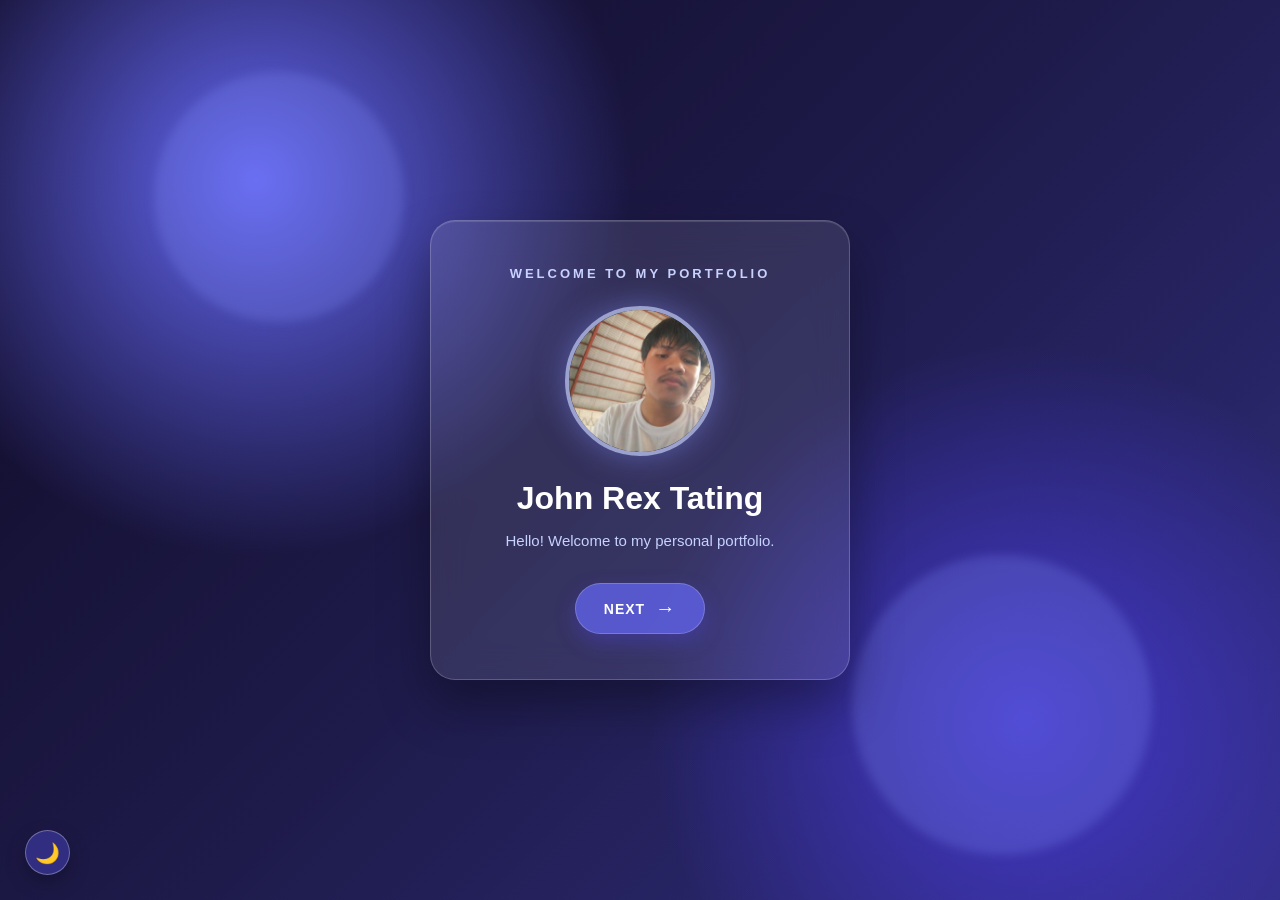
<file: index.html>
<!DOCTYPE html>
<html lang="en">
<head>
    <meta charset="UTF-8">
    <meta name="viewport" content="width=device-width, initial-scale=1.0">
    <title>My Portfolio</title>
    <link rel="stylesheet" href="style.css">
    <link rel="icon" type="image/png" href="pictures/Logo.png">
</head>
<body>
    <div class="background">
        <div class="glass-card">
            <p class="welcome">
                WELCOME TO MY PORTFOLIO
            </p>
            <img src="pictures/profile.jpg"
                 alt="Profile Picture"
                 class="profile">
            <h1>
                John Rex Tating
            </h1>
            <p class="intro">
                Hello! Welcome to my personal portfolio.
            </p>
            <a href="home.html" class="next-btn">
                NEXT
                <span>→</span>
            </a>
        </div>
    </div>

    <button class="theme-btn" type="button" aria-label="Switch to light mode" title="Toggle light/dark mode">🌙</button>
    <button class="top-btn" type="button" aria-label="Back to top" title="Back to top">↑</button>
    <script src="script.js"></script>
</body>
</html>
</file>
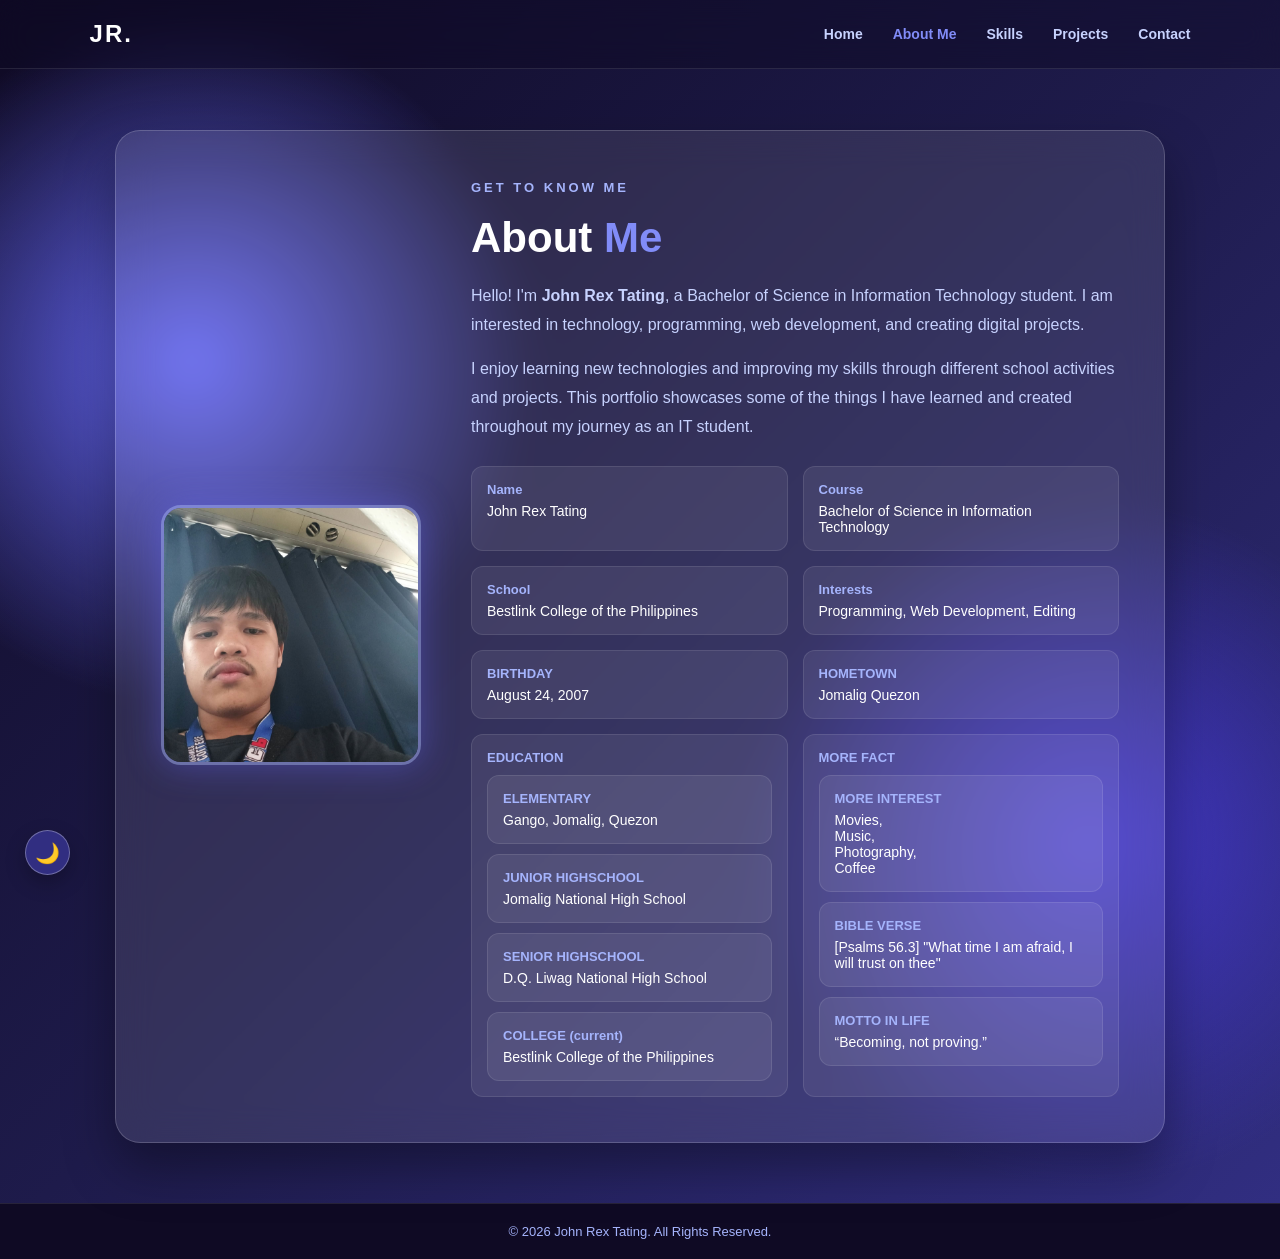
<file: about.html>
<!DOCTYPE html>
<html lang="en">
<head>
    <meta charset="UTF-8">
    <meta name="viewport" content="width=device-width, initial-scale=1.0">
    <title>About Me | My Portfolio</title>
    <link rel="stylesheet" href="style.css">
    <link rel="icon" type="image/png" href="pictures/Logo.png">
</head>
<body>
    <!-- NAVIGATION -->
    <header class="navbar">
        <div class="logo">
            JR.
        </div>
        <nav>
            <a href="home.html">Home</a>
            <a href="about.html" class="active">About Me</a>
            <a href="skills.html">Skills</a>
            <a href="projects.html">Projects</a>
            <a href="contact.html">Contact</a>
        </nav>
    </header>
    <!-- ABOUT PAGE -->
    <main class="about-page">
        <div class="about-card">
            <div class="about-image">
                <img src="pictures/aboutpic.jpg"
                     alt="John Rex Tating">
            </div>
            <div class="about-content">
                <p class="small-text">
                    GET TO KNOW ME
                </p>
                <h1>
                    About <span>Me</span>
                </h1>
                <p>
                    Hello! I'm <strong>John Rex Tating</strong>, a Bachelor
                    of Science in Information Technology student. I am
                    interested in technology, programming, web development,
                    and creating digital projects.
                </p>
                <p>
                    I enjoy learning new technologies and improving my
                    skills through different school activities and projects.
                    This portfolio showcases some of the things I have
                    learned and created throughout my journey as an IT student.
                </p>
                <div class="info-box">
                    <div class="info-item">
                        <h3>
                            Name
                        </h3>
                        <p>
                            John Rex Tating
                        </p>
                    </div>
                    <div class="info-item">
                        <h3>
                            Course
                        </h3>
                        <p>
                            Bachelor of Science in Information Technology
                        </p>
                    </div>
                    <div class="info-item">
                        <h3>
                            School
                        </h3>
                        <p>
                            Bestlink College of the Philippines
                        </p>
                    </div>
                    <div class="info-item">
                        <h3>
                            Interests
                        </h3>
                        <p>
                            Programming, Web Development, Editing
                        </p>
                    </div>
                    <div class="info-item">
                        <h3>
                            BIRTHDAY
                        </h3>
                        <p>
                            August 24, 2007
                        </p>
                    </div>
                    <div class="info-item">
                        <h3>
                            HOMETOWN
                        </h3>
                        <p>
                            Jomalig Quezon
                        </p>
                    </div>
                    <div class="info-item">
                        <h3>EDUCATION</h3>
                        <div class="info-educ">
                            <h3>
                            ELEMENTARY
                        </h3>
                        <p>
                            Gango, Jomalig, Quezon
                        </p>
                        </div>
                        <div class="info-educ">
                            <h3>
                            JUNIOR HIGHSCHOOL
                        </h3>
                        <p>
                            Jomalig National High School
                        </p>
                        </div>
                        <div class="info-educ">
                            <h3>
                            SENIOR HIGHSCHOOL
                        </h3>
                        <p>
                            D.Q. Liwag National High School
                        </p>
                        </div>
                        <div class="info-educ">
                            <h3>
                            COLLEGE (current)
                        </h3>
                        <p>
                            Bestlink College of the Philippines
                        </p>
                        </div>
                    </div> <!--          acjildhwsgvfchuhgdwsvfci-->
                    <div class="info-item">
                        <h3>MORE FACT</h3>
                        <div class="info-educ">
                            <h3>
                            MORE INTEREST
                        </h3>
                        <p>
                            Movies,<br> Music,<br> Photography,<br> Coffee
                        </p>
                        </div>
                        <div class="info-educ">
                            <h3>
                            BIBLE VERSE
                        </h3>
                        <p>
                            [Psalms 56.3] "What time I am afraid, I will trust on thee"
                        </p>
                        </div>
                        <div class="info-educ">
                            <h3>
                            MOTTO IN LIFE
                        </h3>
                        <p>
                            “Becoming, not proving.”
                        </p>
                        </div>
                    </div>
                </div>
            </div>
        </div>
    </main>
    <!-- FOOTER -->
<footer class="footer">
    <p>
        © 2026 John Rex Tating. All Rights Reserved.
    </p>
</footer>


    <button class="theme-btn" type="button" aria-label="Switch to light mode" title="Toggle light/dark mode">🌙</button>
    <button class="top-btn" type="button" aria-label="Back to top" title="Back to top">↑</button>
    <script src="script.js"></script>
</body>
</html>
</file>
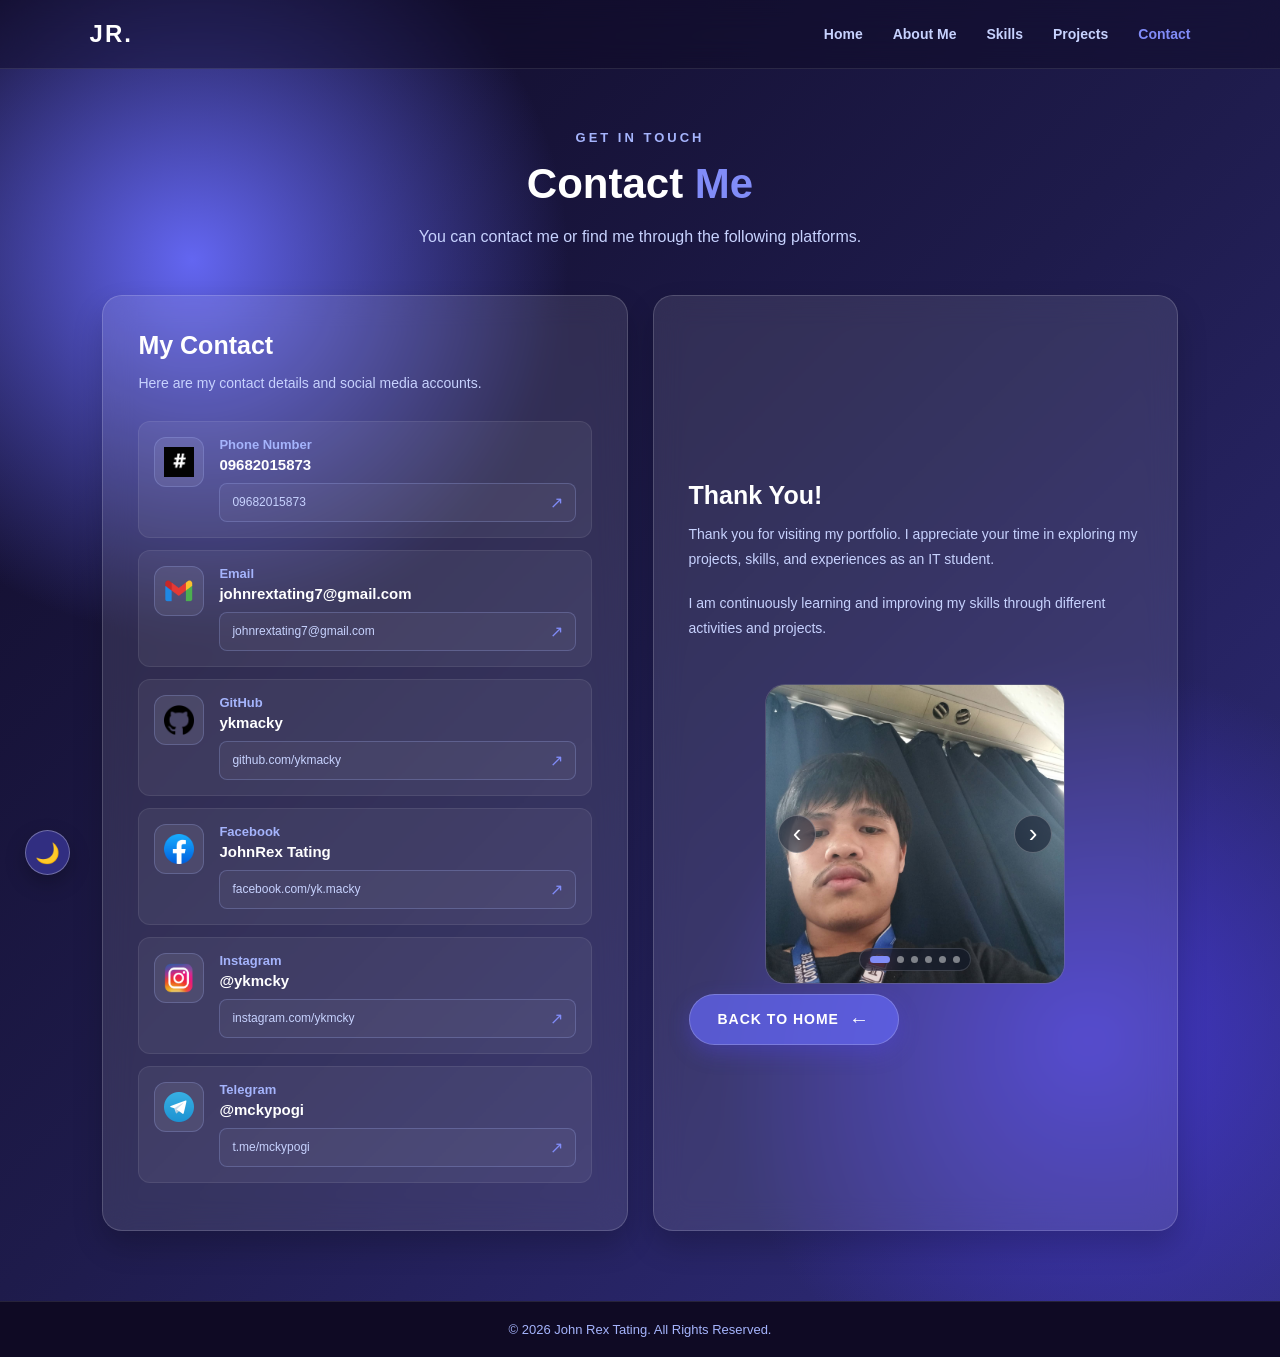
<file: contact.html>
<!DOCTYPE html>
<html lang="en">
<head>
    <meta charset="UTF-8">
    <meta name="viewport" content="width=device-width, initial-scale=1.0">
    <title>Contact | My Portfolio</title>
    <link rel="stylesheet" href="style.css">
    <link rel="icon" type="image/png" href="pictures/Logo.png">
</head>
<body>
    <!-- NAVIGATION -->
    <header class="navbar">
        <div class="logo">
            JR.
        </div>
        <nav>
            <a href="home.html">Home</a>
            <a href="about.html">About Me</a>
            <a href="skills.html">Skills</a>
            <a href="projects.html">Projects</a>
            <a href="contact.html" class="active">Contact</a>
        </nav>
    </header>
    <!-- CONTACT PAGE -->
    <main class="contact-page">
        <div class="contact-container">
            <p class="small-text">
                GET IN TOUCH
            </p>
            <h1>
                Contact <span>Me</span>
            </h1>
            <p class="contact-intro">
                You can contact me or find me through the
                following platforms.
            </p>
            <div class="contact-content">
                <!-- CONTACT INFORMATION -->
                <div class="contact-card">
                    <h2>
                        My Contact
                    </h2>
                    <p class="contact-text">
                        Here are my contact details and social
                        media accounts.
                    </p>
                    <!-- PHONE -->
                    <div class="contact-item">
                        <div class="contact-icon">
                            <img src="pictures/hashtag.jpg"
                                 alt="Phone Logo">
                        </div>
                        <div class="contact-details">
                            <h3>
                                Phone Number
                            </h3>
                            <p class="contact-name">
                                09682015873
                            </p>
                            <a href="tel:09682015873" class="contact-link">
    09682015873 <span>↗</span>
</a>
                        </div>
                    </div>
                    <!-- EMAIL -->
                    <div class="contact-item">
                        <div class="contact-icon">
                            <img src="pictures/gmail.png"
                                 alt="Email Logo">
                        </div>
                        <div class="contact-details">
                            <h3>
                                Email
                            </h3>
                            <p class="contact-name">
                                johnrextating7@gmail.com
                            </p>
                            <a href="mailto:johnrextating7@gmail.com" class="contact-link">
    johnrextating7@gmail.com <span>↗</span>
</a>
                        </div>
                    </div>
                    <!-- GITHUB -->
                    <div class="contact-item">
                        <div class="contact-icon">
                            <img src="pictures/github.png"
                                 alt="GitHub Logo">
                        </div>
                        <div class="contact-details">
                            <h3>
                                GitHub
                            </h3>
                            <p class="contact-name">
                                ykmacky
                            </p>
                            <a href="https://github.com/ykmacky"
                               target="_blank"
                               class="contact-link">
                                github.com/ykmacky
                                <span>↗</span>
                            </a>
                        </div>
                    </div>
                    <!-- FACEBOOK -->
                    <div class="contact-item">
                        <div class="contact-icon">
                            <img src="pictures/fb.png"
                                 alt="Facebook Logo">
                        </div>
                        <div class="contact-details">
                            <h3>
                                Facebook
                            </h3>
                            <p class="contact-name">
                                JohnRex Tating
                            </p>
                            <a href="https://facebook.com/yk.macky"
                               target="_blank"
                               class="contact-link">
                                facebook.com/yk.macky
                                <span>↗</span>
                            </a>
                        </div>
                    </div>
                    <!-- INSTAGRAM -->
                    <div class="contact-item">
                        <div class="contact-icon">
                            <img src="pictures/ig.png"
                                 alt="Instagram Logo">
                        </div>
                        <div class="contact-details">
                            <h3>
                                Instagram
                            </h3>
                            <p class="contact-name">
                                @ykmcky
                            </p>
                            <a href="https://www.instagram.com/ykmcky"
                               target="_blank"
                               class="contact-link">
                                instagram.com/ykmcky
                                <span>↗</span>
                            </a>
                        </div>
                    </div>
                    <!-- TELEGRAM -->
                    <div class="contact-item">
                        <div class="contact-icon">
                            <img src="pictures/tg.png"
                                 alt="Telegram Logo">
                        </div>
                        <div class="contact-details">
                            <h3>
                                Telegram
                            </h3>
                            <p class="contact-name">
                                @mckypogi
                            </p>
                            <a href="https://t.me/mckypogi"
                               target="_blank"
                               class="contact-link">
                                t.me/mckypogi
                                <span>↗</span>
                            </a>
                        </div>
                    </div>
                </div>
                <!-- THANK YOU CARD -->
<div class="contact-card message-card">
    <h2>
        Thank You!
    </h2>
    <p>
        Thank you for visiting my portfolio.
        I appreciate your time in exploring my
        projects, skills, and experiences as
        an IT student.
    </p>
    <p>
        I am continuously learning and improving
        my skills through different activities
        and projects.
    </p>
    <!-- IMAGE SLIDESHOW -->
    <div class="about-slideshow contact-slideshow">
        <img src="pictures/aboutpic.jpg"
             alt="John Rex Tating"
             class="about-slide active">
        <img src="pictures/aboutpic2.jpg"
             alt="John Rex Tating"
             class="about-slide">
        <img src="pictures/aboutpic3.jpg"
             alt="John Rex Tating"
             class="about-slide">
        <img src="pictures/aboutpic4.jpg"
             alt="John Rex Tating"
             class="about-slide">
        <img src="pictures/aboutpic5.jpg"
             alt="John Rex Tating"
             class="about-slide">
        <img src="pictures/aboutpic6.jpg"
             alt="John Rex Tating"
             class="about-slide">
        <!-- PREVIOUS BUTTON -->
        <button class="about-slide-btn about-prev"
                onclick="changeAboutSlide(-1)">
            ‹
        </button>
        <!-- NEXT BUTTON -->
        <button class="about-slide-btn about-next"
                onclick="changeAboutSlide(1)">
            ›
        </button>
        <!-- DOTS -->
        <div class="about-slide-dots">
            <span class="about-dot active"
                  onclick="showAboutSlide(0)">
            </span>
            <span class="about-dot"
                  onclick="showAboutSlide(1)">
            </span>
            <span class="about-dot"
                  onclick="showAboutSlide(2)">
            </span>
            <span class="about-dot"
                  onclick="showAboutSlide(3)">
            </span>
            <span class="about-dot"
                  onclick="showAboutSlide(4)">
            </span>
            <span class="about-dot"
                  onclick="showAboutSlide(5)">
            </span>
        </div>
    </div>
    <!-- BACK TO HOME -->
    <a href="home.html" class="next-btn">
        BACK TO HOME
        <span>←</span>
    </a>
</div>
    </main>
    <!-- FOOTER -->
    <footer class="footer">
        <p>
            © 2026 John Rex Tating. All Rights Reserved.
        </p>
    </footer>

    <button class="theme-btn" type="button" aria-label="Switch to light mode" title="Toggle light/dark mode">🌙</button>
    <button class="top-btn" type="button" aria-label="Back to top" title="Back to top">↑</button>
    <script src="script.js"></script>
</body>
</html>
</file>
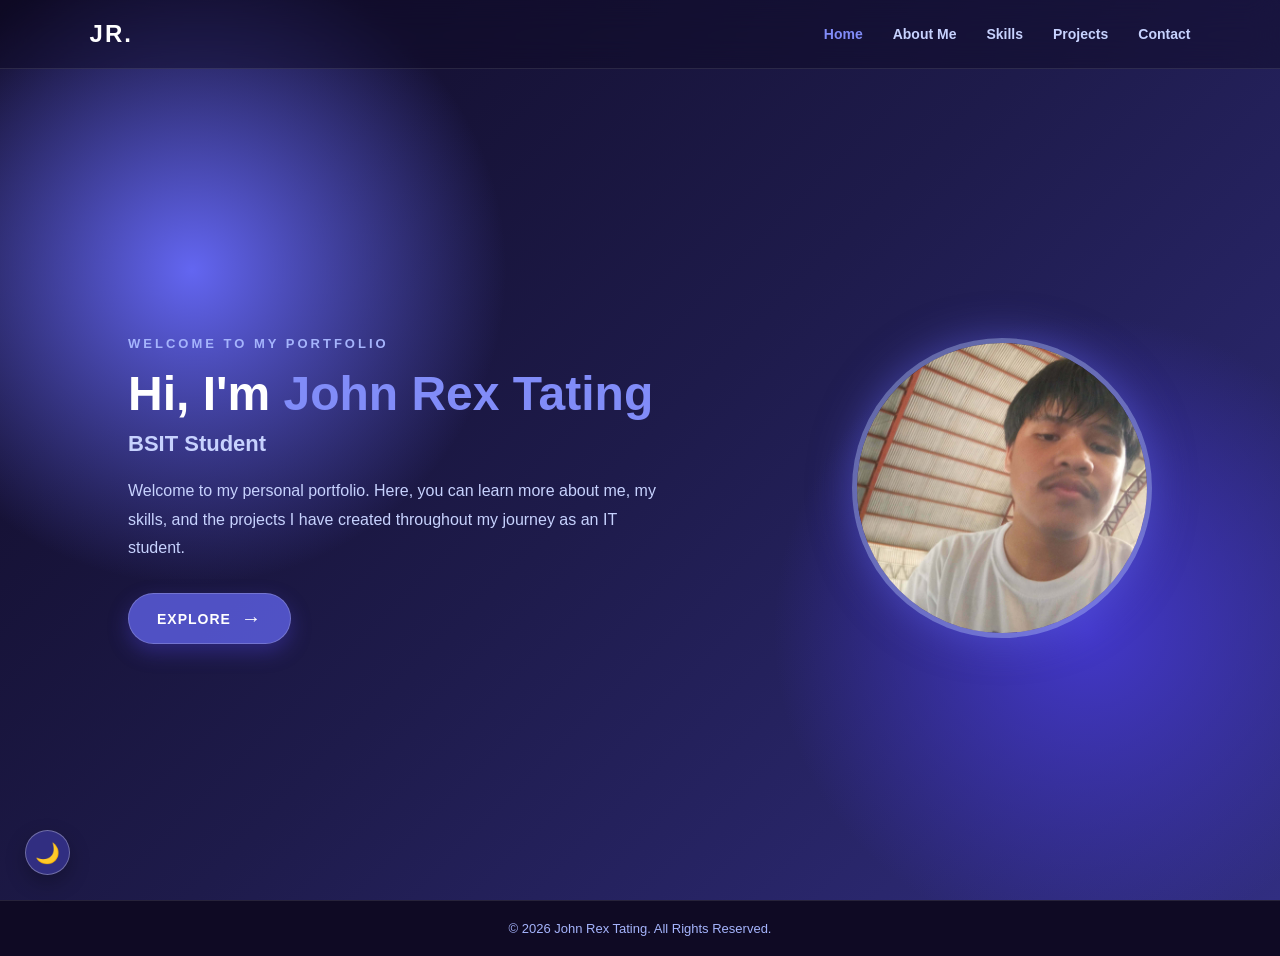
<file: home.html>
<!DOCTYPE html>
<html lang="en">
<head>
    <meta charset="UTF-8">
    <meta name="viewport" content="width=device-width, initial-scale=1.0">
    <title>Home | My Portfolio</title>
    <link rel="stylesheet" href="style.css">
    <link rel="icon" type="image/png" href="pictures/Logo.png">
</head>
<body>
    <!-- NAVIGATION -->
    <header class="navbar">
        <div class="logo">
            JR.
        </div>
        <nav>
            <a href="home.html" class="active">Home</a>
            <a href="about.html">About Me</a>
            <a href="skills.html">Skills</a>
            <a href="projects.html">Projects</a>
            <a href="contact.html">Contact</a>
        </nav>
    </header>
    <!-- HOME PAGE -->
    <main class="home">
        <section class="home-content">
            <p class="small-text">
                WELCOME TO MY PORTFOLIO
            </p>
            <h1>
                Hi, I'm <span>John Rex Tating</span>
            </h1>
            <h2>
                BSIT Student
            </h2>
            <p class="description">
                Welcome to my personal portfolio. Here, you can learn
                more about me, my skills, and the projects I have created
                throughout my journey as an IT student.
            </p>
            <a href="about.html" class="next-btn">
                EXPLORE
                <span>→</span>
            </a>
        </section>
        <section class="home-image">
            <img src="pictures/profile.jpg"
                 alt="John Rex Tating">
        </section>
    </main>
    <!-- FOOTER -->
<footer class="footer">
    <p>
        © 2026 John Rex Tating. All Rights Reserved.
    </p>
</footer>

<button class="theme-btn" type="button" aria-label="Switch to light mode" title="Toggle light/dark mode">🌙</button>
<button class="top-btn" type="button" aria-label="Back to top" title="Back to top">↑</button>
    <script src="script.js"></script>
</body>
</html>
</file>
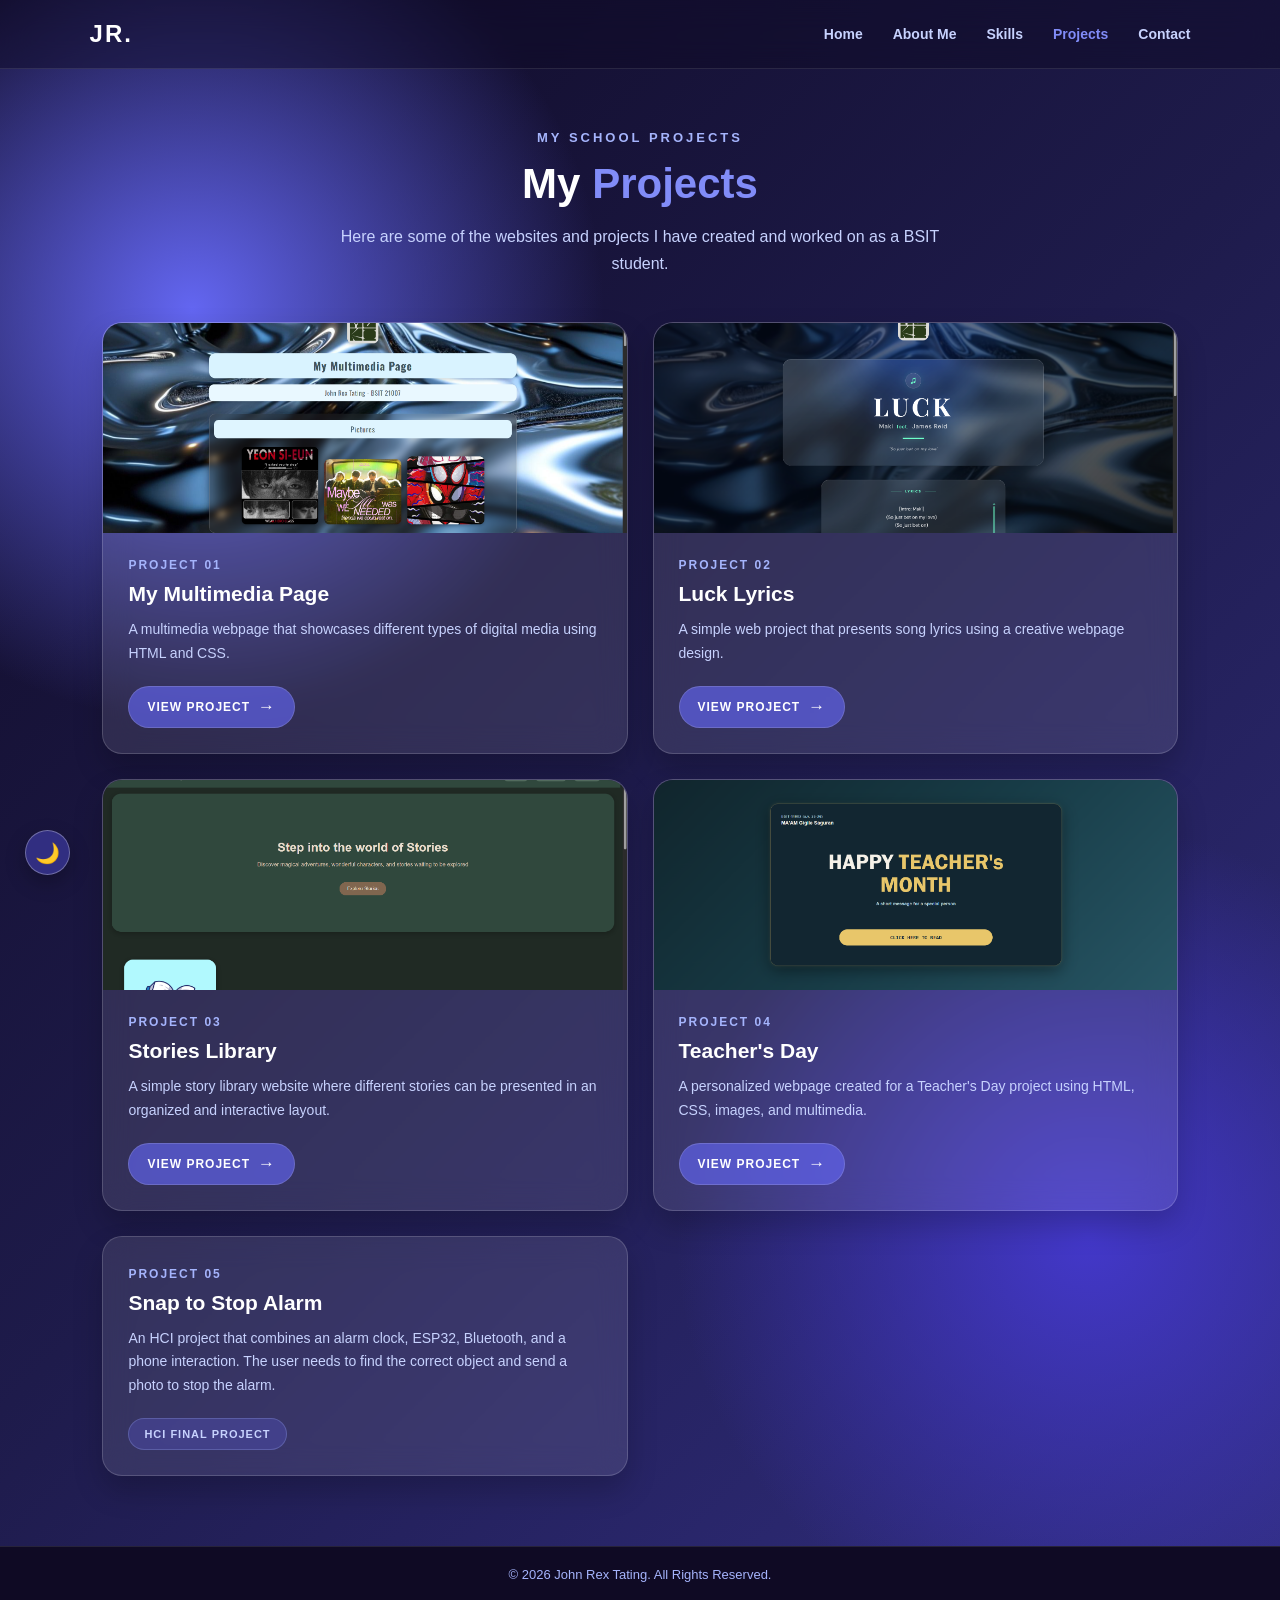
<file: projects.html>
<!DOCTYPE html>
<html lang="en">
<head>
    <meta charset="UTF-8">
    <meta name="viewport" content="width=device-width, initial-scale=1.0">
    <title>Projects | My Portfolio</title>
    <link rel="stylesheet" href="style.css">
    <link rel="icon" type="image/png" href="pictures/Logo.png">
</head>
<body>
    <!-- NAVIGATION -->
    <header class="navbar">
        <div class="logo">JR.</div>
        <nav>
            <a href="home.html">Home</a>
            <a href="about.html">About Me</a>
            <a href="skills.html">Skills</a>
            <a href="projects.html" class="active">Projects</a>
            <a href="contact.html">Contact</a>
        </nav>
    </header>

    <!-- PROJECTS PAGE -->
    <main class="projects-page">
        <div class="projects-container">
            <p class="small-text">MY SCHOOL PROJECTS</p>
            <h1>My <span>Projects</span></h1>
            <p class="projects-intro">Here are some of the websites and projects I have created and worked on as a BSIT student.</p>
            <div class="projects-grid">
                <!-- PROJECT 1 -->
                <div class="project-card">
                    <div class="project-image"><img src="pictures/multi.png" alt="My Multimedia Page"></div>
                    <div class="project-content">
                        <p class="project-number">PROJECT 01</p>
                        <h2>My Multimedia Page</h2>
                        <p>A multimedia webpage that showcases different types of digital media using HTML and CSS.</p>
                        <a href="https://ykmacky.github.io/MyMultimediaPage-Tating/" target="_blank" rel="noopener noreferrer" class="project-btn">VIEW PROJECT <span>→</span></a>
                    </div>
                </div>
                <!-- PROJECT 2 -->
                <div class="project-card">
                    <div class="project-image"><img src="pictures/luck.png" alt="Luck Lyrics"></div>
                    <div class="project-content">
                        <p class="project-number">PROJECT 02</p>
                        <h2>Luck Lyrics</h2>
                        <p>A simple web project that presents song lyrics using a creative webpage design.</p>
                        <a href="https://ykmacky.github.io/luck-lyrics/" target="_blank" rel="noopener noreferrer" class="project-btn">VIEW PROJECT <span>→</span></a>
                    </div>
                </div>
                <!-- PROJECT 3 -->
                <div class="project-card">
                    <div class="project-image"><img src="pictures/book.png" alt="Stories Library"></div>
                    <div class="project-content">
                        <p class="project-number">PROJECT 03</p>
                        <h2>Stories Library</h2>
                        <p>A simple story library website where different stories can be presented in an organized and interactive layout.</p>
                        <a href="https://ykmacky.github.io/stories-library/" target="_blank" rel="noopener noreferrer" class="project-btn">VIEW PROJECT <span>→</span></a>
                    </div>
                </div>
                <!-- PROJECT 4 -->
                <div class="project-card">
                    <div class="project-image"><img src="pictures/TC.png" alt="Teacher's Day Project"></div>
                    <div class="project-content">
                        <p class="project-number">PROJECT 04</p>
                        <h2>Teacher's Day</h2>
                        <p>A personalized webpage created for a Teacher's Day project using HTML, CSS, images, and multimedia.</p>
                        <a href="https://ykmacky.github.io/MAAM-GIGIE/" target="_blank" rel="noopener noreferrer" class="project-btn">VIEW PROJECT <span>→</span></a>
                    </div>
                </div>
                <!-- PROJECT 5 -->
                <div class="project-card no-project-image">
                    <div class="project-content">
                        <p class="project-number">PROJECT 05</p>
                        <h2>Snap to Stop Alarm</h2>
                        <p>An HCI project that combines an alarm clock, ESP32, Bluetooth, and a phone interaction. The user needs to find the correct object and send a photo to stop the alarm.</p>
                        <div class="project-status">HCI FINAL PROJECT</div>
                    </div>
                </div>
            </div>
        </div>
    </main>

    <footer class="footer"><p>© 2026 John Rex Tating. All Rights Reserved.</p></footer>
    <button class="theme-btn" type="button" aria-label="Switch to light mode" title="Toggle light/dark mode">🌙</button>
    <button class="top-btn" type="button" aria-label="Back to top" title="Back to top">↑</button>
    <script src="script.js"></script>
</body>
</html>
</file>
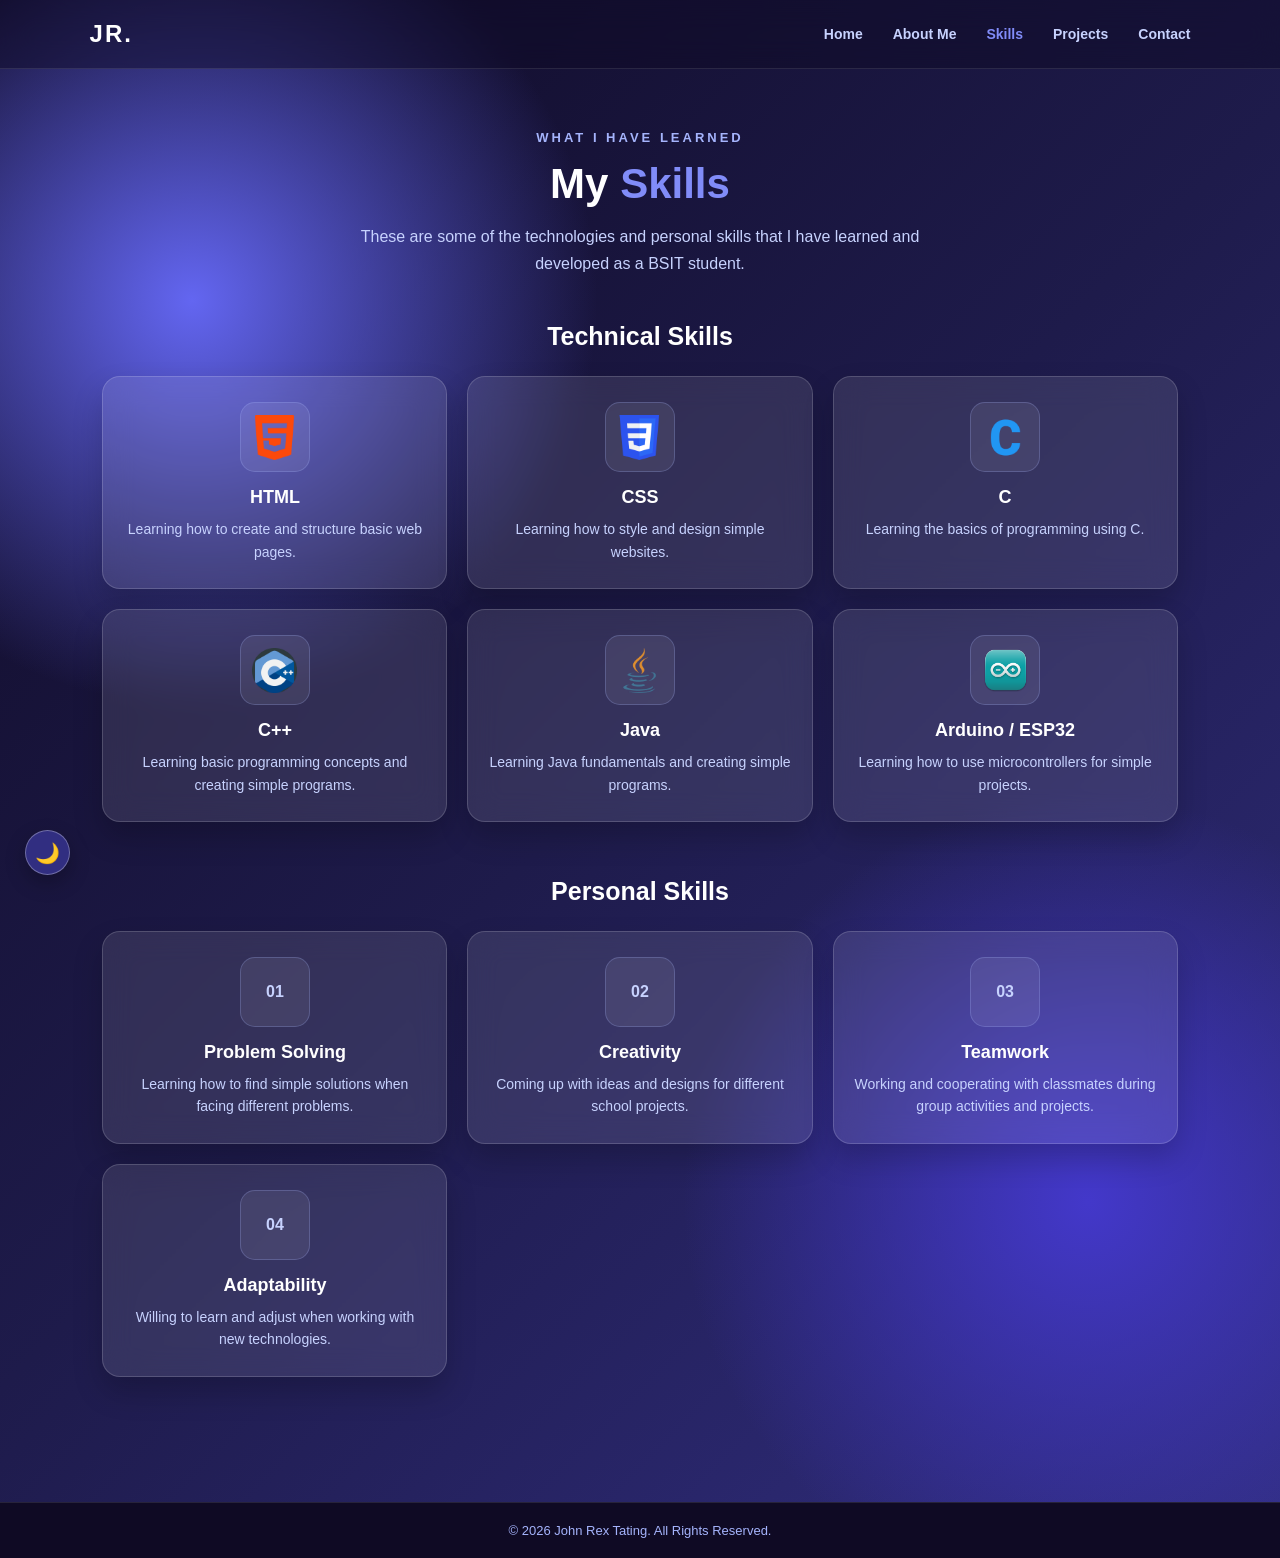
<file: skills.html>
<!DOCTYPE html>
<html lang="en">
<head>
    <meta charset="UTF-8">
    <meta name="viewport" content="width=device-width, initial-scale=1.0">
    <title>Skills | My Portfolio</title>
    <link rel="stylesheet" href="style.css">
    <link rel="icon" type="image/png" href="pictures/Logo.png">
</head>
<body>
    <!-- NAVIGATION -->
    <header class="navbar">
        <div class="logo">
            JR.
        </div>
        <nav>
            <a href="home.html">Home</a>
            <a href="about.html">About Me</a>
            <a href="skills.html" class="active">Skills</a>
            <a href="projects.html">Projects</a>
            <a href="contact.html">Contact</a>
        </nav>
    </header>
    <!-- SKILLS PAGE -->
    <main class="skills-page">
        <div class="skills-container">
            <p class="small-text">
                WHAT I HAVE LEARNED
            </p>
            <h1>
                My <span>Skills</span>
            </h1>
            <p class="skills-intro">
                These are some of the technologies and personal skills
                that I have learned and developed as a BSIT student.
            </p>
            <!-- TECHNICAL SKILLS -->
            <section class="skills-section">
                <h2>
                    Technical Skills
                </h2>
                <div class="skills-grid">
                    <div class="skill-card">
                        <div class="skill-icon">
                            <img src="pictures/html.png"
                                 alt="HTML Logo">
                        </div>
                        <h3>
                            HTML
                        </h3>
                        <p>
                            Learning how to create and structure basic
                            web pages.
                        </p>
                    </div>
                    <div class="skill-card">
                        <div class="skill-icon">
                            <img src="pictures/css.png"
                                 alt="CSS Logo">
                        </div>
                        <h3>
                            CSS
                        </h3>
                        <p>
                            Learning how to style and design simple
                            websites.
                        </p>
                    </div>
                    <div class="skill-card">
                        <div class="skill-icon">
                            <img src="pictures/c.png"
                                 alt="C Logo">
                        </div>
                        <h3>
                            C
                        </h3>
                        <p>
                            Learning the basics of programming
                            using C.
                        </p>
                    </div>
                    <div class="skill-card">
                        <div class="skill-icon">
                            <img src="pictures/plusc.png"
                                 alt="C++ Logo">
                        </div>
                        <h3>
                            C++
                        </h3>
                        <p>
                            Learning basic programming concepts
                            and creating simple programs.
                        </p>
                    </div>
                    <div class="skill-card">
                        <div class="skill-icon">
                            <img src="pictures/java.png"
                                 alt="Java Logo">
                        </div>
                        <h3>
                            Java
                        </h3>
                        <p>
                            Learning Java fundamentals and creating
                            simple programs.
                        </p>
                    </div>
                    <div class="skill-card">
                        <div class="skill-icon">
                            <img src="pictures/arduino.png"
                                 alt="Arduino Logo">
                        </div>
                        <h3>
                            Arduino / ESP32
                        </h3>
                        <p>
                            Learning how to use microcontrollers
                            for simple projects.
                        </p>
                    </div>
                </div>
            </section>
            <!-- PERSONAL SKILLS -->
            <section class="skills-section">
                <h2>
                    Personal Skills
                </h2>
                <div class="skills-grid">
                    <div class="skill-card">
                        <div class="skill-icon">
                            <span>01</span>
                        </div>
                        <h3>
                            Problem Solving
                        </h3>
                        <p>
                            Learning how to find simple solutions
                            when facing different problems.
                        </p>
                    </div>
                    <div class="skill-card">
                        <div class="skill-icon">
                            <span>02</span>
                        </div>
                        <h3>
                            Creativity
                        </h3>
                        <p>
                            Coming up with ideas and designs for
                            different school projects.
                        </p>
                    </div>
                    <div class="skill-card">
                        <div class="skill-icon">
                            <span>03</span>
                        </div>
                        <h3>
                            Teamwork
                        </h3>
                        <p>
                            Working and cooperating with classmates
                            during group activities and projects.
                        </p>
                    </div>
                    <div class="skill-card">
                        <div class="skill-icon">
                            <span>04</span>
                        </div>
                        <h3>
                            Adaptability
                        </h3>
                        <p>
                            Willing to learn and adjust when working
                            with new technologies.
                        </p>
                    </div>
                </div>
            </section>
        </div>
    </main>
    <!-- FOOTER -->
<footer class="footer">
    <p>
        © 2026 John Rex Tating. All Rights Reserved.
    </p>
</footer>


    <button class="theme-btn" type="button" aria-label="Switch to light mode" title="Toggle light/dark mode">🌙</button>
    <button class="top-btn" type="button" aria-label="Back to top" title="Back to top">↑</button>
    <script src="script.js"></script>
</body>
</html>
</file>
<file: style.css>
* {
    margin: 0;
    padding: 0;
    box-sizing: border-box;
}
html {
    scroll-behavior: smooth;
}
body {
    font-family: Arial, Helvetica, sans-serif;
    min-height: 100vh;
    margin: 0;
}
/* ========================================
   OPENING PAGE
======================================== */
.background {
    min-height: 100vh;
    display: flex;
    justify-content: center;
    align-items: center;
    background:
        radial-gradient(
            circle at 20% 20%,
            #6366f1 0%,
            transparent 30%
        ),
        radial-gradient(
            circle at 80% 80%,
            #4338ca 0%,
            transparent 30%
        ),
        linear-gradient(
            135deg,
            #0f0a24,
            #1e1b4b,
            #312e81
        );
    position: relative;
}
.background::before,
.background::after {
    content: "";
    position: absolute;
    border-radius: 50%;
    background:
        rgba(129, 140, 248, 0.25);
    filter: blur(5px);
}
.background::before {
    width: 250px;
    height: 250px;
    top: 8%;
    left: 12%;
}
.background::after {
    width: 300px;
    height: 300px;
    bottom: 5%;
    right: 10%;
}
.glass-card {
    width: 420px;
    padding: 45px 35px;
    text-align: center;
    background:
        rgba(255, 255, 255, 0.10);
    border:
        1px solid rgba(255, 255, 255, 0.20);
    border-radius: 25px;
    backdrop-filter: blur(18px);
    -webkit-backdrop-filter: blur(18px);
    box-shadow:
        0 25px 50px rgba(0, 0, 0, 0.35),
        inset 0 1px 1px rgba(255, 255, 255, 0.15);
    position: relative;
    z-index: 1;
}
.welcome {
    color: #c7d2fe;
    font-size: 13px;
    font-weight: bold;
    letter-spacing: 3px;
    margin-bottom: 25px;
}
.profile {
    width: 150px;
    height: 150px;
    object-fit: cover;
    border-radius: 50%;
    border:
        4px solid rgba(199, 210, 254, 0.7);
    box-shadow:
        0 0 30px rgba(129, 140, 248, 0.5);
    margin-bottom: 20px;
}
h1 {
    color: white;
    font-size: 32px;
    margin-bottom: 12px;
}
.intro {
    color: #c7d2fe;
    font-size: 15px;
    line-height: 1.6;
    margin-bottom: 30px;
}
/* ========================================
   BUTTONS
======================================== */
.next-btn {
    display: inline-flex;
    align-items: center;
    justify-content: center;
    gap: 10px;
    padding: 13px 28px;
    color: white;
    text-decoration: none;
    font-size: 14px;
    font-weight: bold;
    letter-spacing: 1px;
    background:
        rgba(99, 102, 241, 0.75);
    border:
        1px solid rgba(255, 255, 255, 0.2);
    border-radius: 30px;
    transition: 0.3s ease;
    box-shadow:
        0 8px 20px rgba(79, 70, 229, 0.35);
}
.next-btn:hover {
    background: #6366f1;
    transform: translateY(-3px);
    box-shadow:
        0 12px 25px rgba(99, 102, 241, 0.5);
}
.next-btn span {
    font-size: 20px;
    transition: 0.3s ease;
}
.next-btn:hover span {
    transform: translateX(5px);
}
/* ========================================
   NAVIGATION
======================================== */
.navbar {
    width: 100%;
    padding: 20px 7%;
    display: flex;
    align-items: center;
    justify-content: space-between;
    background:
        rgba(15, 10, 36, 0.45);
    border-bottom:
        1px solid rgba(255, 255, 255, 0.1);
    backdrop-filter: blur(15px);
    -webkit-backdrop-filter: blur(15px);
    position: fixed;
    top: 0;
    left: 0;
    z-index: 10;
}
.logo {
    color: white;
    font-size: 24px;
    font-weight: bold;
    letter-spacing: 2px;
}
.navbar nav {
    display: flex;
    gap: 30px;
}
.navbar nav a {
    color: #c7d2fe;
    text-decoration: none;
    font-size: 14px;
    font-weight: bold;
    transition: 0.3s ease;
}
.navbar nav a:hover,
.navbar nav a.active {
    color: #818cf8;
}
/* ========================================
   HOME
======================================== */
.home {
    min-height: 100vh;
    padding: 140px 10% 60px;
    display: flex;
    align-items: center;
    justify-content: space-between;
    gap: 60px;
    background:
        radial-gradient(
            circle at 15% 30%,
            #6366f1 0%,
            transparent 25%
        ),
        radial-gradient(
            circle at 85% 70%,
            #4338ca 0%,
            transparent 25%
        ),
        linear-gradient(
            135deg,
            #0f0a24,
            #1e1b4b,
            #312e81
        );
}
.home-content {
    max-width: 600px;
}
.small-text {
    color: #a5b4fc;
    font-size: 13px;
    font-weight: bold;
    letter-spacing: 3px;
    margin-bottom: 15px;
}
.home-content h1 {
    font-size: 48px;
    color: white;
    margin-bottom: 10px;
}
.home-content h1 span {
    color: #818cf8;
}
.home-content h2 {
    color: #c7d2fe;
    font-size: 22px;
    margin-bottom: 20px;
}
.description {
    color: #c7d2fe;
    line-height: 1.8;
    margin-bottom: 30px;
    max-width: 550px;
}
.home-image img {
    width: 300px;
    height: 300px;
    object-fit: cover;
    border-radius: 50%;
    border:
        5px solid rgba(165, 180, 252, 0.5);
    box-shadow:
        0 0 40px rgba(99, 102, 241, 0.5);
    transition: 0.4s ease;
}
.home-image img:hover {
    transform: scale(1.05);
    box-shadow:
        0 0 60px rgba(129, 140, 248, 0.7);
}
/* ========================================
   ABOUT
======================================== */
.about-page {
    min-height: 100vh;
    padding: 130px 8% 60px;
    display: flex;
    align-items: center;
    justify-content: center;
    background:
        radial-gradient(
            circle at 15% 30%,
            #6366f1 0%,
            transparent 25%
        ),
        radial-gradient(
            circle at 85% 70%,
            #4338ca 0%,
            transparent 25%
        ),
        linear-gradient(
            135deg,
            #0f0a24,
            #1e1b4b,
            #312e81
        );
}
.about-card {
    width: 100%;
    max-width: 1050px;
    padding: 45px;
    display: flex;
    align-items: center;
    gap: 50px;
    background:
        rgba(255, 255, 255, 0.10);
    border:
        1px solid rgba(255, 255, 255, 0.18);
    border-radius: 25px;
    backdrop-filter: blur(18px);
    -webkit-backdrop-filter: blur(18px);
    box-shadow:
        0 25px 50px rgba(0, 0, 0, 0.35);
}
.about-image {
    flex-shrink: 0;
}
.about-image img {
    width: 260px;
    height: 260px;
    object-fit: cover;
    border-radius: 20px;
    border:
        3px solid rgba(165, 180, 252, 0.5);
    box-shadow:
        0 0 35px rgba(99, 102, 241, 0.45);
}
.about-content {
    color: #c7d2fe;
}
.about-content h1 {
    color: white;
    font-size: 42px;
    margin-bottom: 20px;
}
.about-content h1 span {
    color: #818cf8;
}
.about-content > p {
    line-height: 1.8;
    margin-bottom: 15px;
}
.info-box {
    display: grid;
    grid-template-columns: 1fr 1fr;
    gap: 15px;
    margin-top: 25px;
}
.info-item {
    padding: 15px;
    background:
        rgba(255, 255, 255, 0.07);
    border:
        1px solid rgba(255, 255, 255, 0.10);
    border-radius: 12px;
    transition: 0.3s ease;
}
.info-item:hover {
    background:
        rgba(99, 102, 241, 0.20);
    transform: translateY(-3px);
}
.info-item h3 {
    color: #a5b4fc;
    font-size: 13px;
    margin-bottom: 6px;
}
.info-item p {
    color: white;
    font-size: 14px;
}
.info-educ{
    padding: 15px;
    margin-top: 10px;
    background:
        rgba(255, 255, 255, 0.07);
    border:
        1px solid rgba(255, 255, 255, 0.10);
    border-radius: 12px;
    transition: 0.3s ease;
}
/* ========================================
   SKILLS
======================================== */
.skills-page {
    min-height: 100vh;
    padding: 130px 8% 70px;
    background:
        radial-gradient(
            circle at 15% 20%,
            #6366f1 0%,
            transparent 25%
        ),
        radial-gradient(
            circle at 85% 80%,
            #4338ca 0%,
            transparent 25%
        ),
        linear-gradient(
            135deg,
            #0f0a24,
            #1e1b4b,
            #312e81
        );
}
.skills-container {
    max-width: 1100px;
    margin: auto;
    text-align: center;
}
.skills-container h1 {
    color: white;
    font-size: 42px;
    margin-bottom: 15px;
}
.skills-container h1 span {
    color: #818cf8;
}
.skills-intro {
    max-width: 600px;
    margin: 0 auto 45px;
    color: #c7d2fe;
    line-height: 1.7;
}
.skills-section {
    margin-bottom: 55px;
}
.skills-section h2 {
    color: white;
    font-size: 25px;
    margin-bottom: 25px;
}
.skills-grid {
    display: grid;
    grid-template-columns:
        repeat(3, 1fr);
    gap: 20px;
}
.skill-card {
    padding: 25px 20px;
    background:
        rgba(255, 255, 255, 0.10);
    border:
        1px solid rgba(255, 255, 255, 0.16);
    border-radius: 18px;
    backdrop-filter: blur(15px);
    -webkit-backdrop-filter: blur(15px);
    box-shadow:
        0 15px 30px rgba(0, 0, 0, 0.20);
    transition: 0.3s ease;
}
.skill-card:hover {
    transform: translateY(-8px);
    background:
        rgba(99, 102, 241, 0.20);
    border-color:
        rgba(165, 180, 252, 0.35);
    box-shadow:
        0 20px 40px rgba(79, 70, 229, 0.30);
}
.skill-icon {
    width: 70px;
    height: 70px;
    margin: 0 auto 15px;
    display: flex;
    align-items: center;
    justify-content: center;
    border-radius: 15px;
    background:
        rgba(255, 255, 255, 0.08);
    border:
        1px solid rgba(165, 180, 252, 0.25);
    overflow: hidden;
}
.skill-icon img {
    width: 45px;
    height: 45px;
    object-fit: contain;
    transition: 0.3s ease;
}
.skill-card:hover .skill-icon img {
    transform: scale(1.15);
}
.skill-icon span {
    color: #c7d2fe;
    font-size: 16px;
    font-weight: bold;
}
.skill-card h3 {
    color: white;
    font-size: 18px;
    margin-bottom: 10px;
}
.skill-card p {
    color: #c7d2fe;
    font-size: 14px;
    line-height: 1.6;
}
/* ========================================
   PROJECTS
======================================== */
.projects-page {
    min-height: 100vh;
    padding: 130px 8% 70px;
    background:
        radial-gradient(
            circle at 15% 20%,
            #6366f1 0%,
            transparent 25%
        ),
        radial-gradient(
            circle at 85% 80%,
            #4338ca 0%,
            transparent 25%
        ),
        linear-gradient(
            135deg,
            #0f0a24,
            #1e1b4b,
            #312e81
        );
}
.projects-container {
    max-width: 1100px;
    margin: auto;
    text-align: center;
}
.projects-container h1 {
    color: white;
    font-size: 42px;
    margin-bottom: 15px;
}
.projects-container h1 span {
    color: #818cf8;
}
.projects-intro {
    max-width: 650px;
    margin: 0 auto 45px;
    color: #c7d2fe;
    line-height: 1.7;
}
.projects-grid {
    display: grid;
    grid-template-columns:
        repeat(2, 1fr);
    gap: 25px;
    text-align: left;
}
.project-card {
    overflow: hidden;
    background:
        rgba(255, 255, 255, 0.10);
    border:
        1px solid rgba(255, 255, 255, 0.16);
    border-radius: 20px;
    backdrop-filter: blur(15px);
    -webkit-backdrop-filter: blur(15px);
    box-shadow:
        0 15px 30px rgba(0, 0, 0, 0.20);
    transition: 0.3s ease;
}
.project-card:hover {
    transform: translateY(-8px);
    background:
        rgba(99, 102, 241, 0.18);
    border-color:
        rgba(165, 180, 252, 0.35);
    box-shadow:
        0 20px 40px rgba(79, 70, 229, 0.30);
}
.project-image {
    width: 100%;
    height: 210px;
    overflow: hidden;
    background:
        rgba(0, 0, 0, 0.20);
}
.project-image img {
    width: 100%;
    height: 100%;
    object-fit: cover;
    transition: 0.4s ease;
}
.project-card:hover .project-image img {
    transform: scale(1.05);
}
.no-project-image {
    display: flex;
    align-items: center;
}
.no-project-image .project-content {
    padding-top: 30px;
}
.project-content {
    padding: 25px;
}
.project-number {
    color: #a5b4fc;
    font-size: 12px;
    font-weight: bold;
    letter-spacing: 2px;
    margin-bottom: 10px;
}
.project-content h2 {
    color: white;
    font-size: 21px;
    margin-bottom: 12px;
}
.project-content p:not(.project-number) {
    color: #c7d2fe;
    font-size: 14px;
    line-height: 1.7;
    margin-bottom: 20px;
}
.project-btn {
    display: inline-flex;
    align-items: center;
    gap: 8px;
    padding: 10px 18px;
    color: white;
    text-decoration: none;
    font-size: 12px;
    font-weight: bold;
    letter-spacing: 1px;
    background:
        rgba(99, 102, 241, 0.65);
    border:
        1px solid rgba(255, 255, 255, 0.15);
    border-radius: 25px;
    transition: 0.3s ease;
}
.project-btn:hover {
    background: #6366f1;
    transform: translateY(-2px);
}
.project-btn span {
    font-size: 17px;
    transition: 0.3s ease;
}
.project-btn:hover span {
    transform: translateX(4px);
}
.project-status {
    display: inline-block;
    padding: 9px 15px;
    color: #c7d2fe;
    font-size: 11px;
    font-weight: bold;
    letter-spacing: 1px;
    background:
        rgba(99, 102, 241, 0.25);
    border:
        1px solid rgba(165, 180, 252, 0.25);
    border-radius: 20px;
}
/* ========================================
   CONTACT
======================================== */
.contact-page {
    min-height: 100vh;
    padding: 130px 8% 70px;
    background:
        radial-gradient(
            circle at 15% 20%,
            #6366f1 0%,
            transparent 25%
        ),
        radial-gradient(
            circle at 85% 80%,
            #4338ca 0%,
            transparent 25%
        ),
        linear-gradient(
            135deg,
            #0f0a24,
            #1e1b4b,
            #312e81
        );
}
.contact-container {
    max-width: 1100px;
    margin: 0 auto;
    text-align: center;
}
.contact-container h1 {
    color: white;
    font-size: 42px;
    margin-bottom: 15px;
}
.contact-container h1 span {
    color: #818cf8;
}
.contact-intro {
    max-width: 600px;
    margin: 0 auto 45px;
    color: #c7d2fe;
    line-height: 1.7;
}
.contact-content {
    display: grid;
    grid-template-columns:
        1fr 1fr;
    gap: 25px;
    text-align: left;
}
.contact-card {
    padding: 35px;
    background:
        rgba(255, 255, 255, 0.10);
    border:
        1px solid rgba(255, 255, 255, 0.16);
    border-radius: 20px;
    backdrop-filter: blur(15px);
    -webkit-backdrop-filter: blur(15px);
    box-shadow:
        0 15px 30px rgba(0, 0, 0, 0.20);
    transition: 0.3s ease;
}
.contact-card:hover {
    transform: translateY(-5px);
    background:
        rgba(99, 102, 241, 0.15);
    border-color:
        rgba(165, 180, 252, 0.30);
}
.contact-card h2 {
    color: white;
    font-size: 25px;
    margin-bottom: 12px;
}
.contact-text {
    color: #c7d2fe;
    font-size: 14px;
    line-height: 1.7;
    margin-bottom: 25px;
}
.contact-item {
    display: flex;
    align-items: flex-start;
    gap: 15px;
    padding: 15px;
    margin-bottom: 12px;
    background:
        rgba(255, 255, 255, 0.06);
    border:
        1px solid rgba(255, 255, 255, 0.08);
    border-radius: 12px;
    transition: 0.3s ease;
}
.contact-item:hover {
    background:
        rgba(99, 102, 241, 0.18);
    transform: translateX(5px);
}
.contact-icon {
    width: 50px;
    height: 50px;
    flex-shrink: 0;
    display: flex;
    align-items: center;
    justify-content: center;
    border-radius: 12px;
    background:
        rgba(255, 255, 255, 0.08);
    border:
        1px solid rgba(165, 180, 252, 0.25);
    overflow: hidden;
}
.contact-icon img {
    width: 30px;
    height: 30px;
    object-fit: contain;
    transition: 0.3s ease;
}
.contact-item:hover .contact-icon img {
    transform: scale(1.15);
}
.contact-details {
    flex: 1;
    min-width: 0;
}
.contact-details h3 {
    color: #a5b4fc;
    font-size: 13px;
    margin-bottom: 4px;
}
.contact-name {
    color: white;
    font-size: 15px;
    font-weight: bold;
    margin-bottom: 10px;
}
.contact-link {
    display: flex;
    align-items: center;
    justify-content: space-between;
    gap: 10px;
    width: 100%;
    padding: 9px 12px;
    color: #c7d2fe;
    text-decoration: none;
    font-size: 12px;
    background:
        rgba(255, 255, 255, 0.04);
    border:
        1px solid rgba(165, 180, 252, 0.25);
    border-radius: 8px;
    transition: 0.3s ease;
    overflow: hidden;
}
.contact-link:hover {
    color: white;
    background:
        rgba(99, 102, 241, 0.25);
    border-color: #818cf8;
    transform: translateY(-2px);
    box-shadow:
        0 5px 15px rgba(99, 102, 241, 0.25);
}
.contact-link span {
    color: #818cf8;
    font-size: 16px;
    flex-shrink: 0;
    transition: 0.3s ease;
}
.contact-link:hover span {
    color: white;
    transform: translate(2px, -2px);
}
.message-card {
    display: flex;
    flex-direction: column;
    justify-content: center;
}
.message-card p {
    color: #c7d2fe;
    font-size: 14px;
    line-height: 1.8;
    margin-bottom: 18px;
}
.message-card .next-btn {
    align-self: flex-start;
    margin-top: 10px;
}
/* ========================================
   FOOTER
======================================== */
.footer {
    padding: 20px;
    text-align: center;
    background: #0f0a24;
    border-top:
        1px solid rgba(255, 255, 255, 0.10);
}
.footer p {
    color: #a5b4fc;
    font-size: 13px;
}
/* ========================================
   JAVASCRIPT BUTTONS
======================================== */
/* DARK / LIGHT MODE */
.theme-btn {
    position: fixed;
    bottom: 25px;
    left: 25px;
    width: 48px;
    height: 48px;
    border:
        1px solid rgba(255, 255, 255, 0.20);
    border-radius: 50%;
    background:
        rgba(99, 102, 241, 0.75);
    color: white;
    font-size: 20px;
    cursor: pointer;
    backdrop-filter: blur(10px);
    -webkit-backdrop-filter: blur(10px);
    box-shadow:
        0 8px 20px rgba(0, 0, 0, 0.25);
    transition: 0.3s ease;
    z-index: 100;
}
.theme-btn:hover {
    background: #6366f1;
    transform:
        translateY(-4px) rotate(10deg);
    box-shadow:
        0 12px 25px rgba(99, 102, 241, 0.45);
}
/* BACK TO TOP */
.top-btn {
    position: fixed;
    bottom: 25px;
    right: 25px;
    width: 48px;
    height: 48px;
    border:
        1px solid rgba(255, 255, 255, 0.20);
    border-radius: 50%;
    background:
        rgba(99, 102, 241, 0.75);
    color: white;
    font-size: 24px;
    font-weight: bold;
    cursor: pointer;
    backdrop-filter: blur(10px);
    -webkit-backdrop-filter: blur(10px);
    box-shadow:
        0 8px 20px rgba(0, 0, 0, 0.25);
    transition: 0.3s ease;
    opacity: 0;
    visibility: hidden;
    transform: translateY(15px);
    z-index: 100;
}
.top-btn.show {
    opacity: 1;
    visibility: visible;
    transform: translateY(0);
}
.top-btn:hover {
    background: #6366f1;
    transform: translateY(-4px);
    box-shadow:
        0 12px 25px rgba(99, 102, 241, 0.45);
}
/* ========================================
   LIGHT MODE
======================================== */
body.light-mode {
    background: #eef2ff;
}
body.light-mode .home,
body.light-mode .about-page,
body.light-mode .skills-page,
body.light-mode .projects-page,
body.light-mode .contact-page {
    background:
        radial-gradient(
            circle at 15% 20%,
            #c7d2fe 0%,
            transparent 25%
        ),
        radial-gradient(
            circle at 85% 80%,
            #a5b4fc 0%,
            transparent 25%
        ),
        linear-gradient(
            135deg,
            #eef2ff,
            #e0e7ff,
            #c7d2fe
        );
}
body.light-mode .navbar {
    background:
        rgba(255, 255, 255, 0.60);
    border-bottom:
        1px solid rgba(79, 70, 229, 0.15);
}
body.light-mode .logo {
    color: #312e81;
}
body.light-mode .navbar nav a {
    color: #4338ca;
}
body.light-mode .navbar nav a:hover,
body.light-mode .navbar nav a.active {
    color: #1d4ed8;
}
body.light-mode .home-content h1,
body.light-mode .about-content h1,
body.light-mode .skills-container h1,
body.light-mode .projects-container h1,
body.light-mode .contact-container h1 {
    color: #1e1b4b;
}
body.light-mode .home-content h2 {
    color: #3730a3;
}
body.light-mode .description,
body.light-mode .skills-intro,
body.light-mode .projects-intro,
body.light-mode .contact-intro,
body.light-mode .about-content,
body.light-mode .about-content > p,
body.light-mode .skill-card p,
body.light-mode .project-content p,
body.light-mode .contact-text,
body.light-mode .message-card p {
    color: #3730a3;
}
body.light-mode .about-card,
body.light-mode .skill-card,
body.light-mode .project-card,
body.light-mode .contact-card,
body.light-mode .info-item,
body.light-mode .contact-item {
    background:
        rgba(255, 255, 255, 0.45);
    border-color:
        rgba(79, 70, 229, 0.18);
}
body.light-mode .skill-card:hover,
body.light-mode .project-card:hover,
body.light-mode .contact-card:hover,
body.light-mode .info-item:hover,
body.light-mode .contact-item:hover {
    background:
        rgba(129, 140, 248, 0.25);
}
body.light-mode .info-item p,
body.light-mode .contact-name {
    color: #1e1b4b;
}
body.light-mode .skill-card h3,
body.light-mode .project-content h2,
body.light-mode .contact-card h2,
body.light-mode .skills-section h2 {
    color: #1e1b4b;
}
body.light-mode .footer {
    background: #c7d2fe;
    border-top:
        1px solid rgba(79, 70, 229, 0.15);
}
body.light-mode .footer p {
    color: #3730a3;
}
/* ========================================
   RESPONSIVE DESIGN
======================================== */
@media (max-width: 850px) {
    .skills-grid {
        grid-template-columns:
            repeat(2, 1fr);
    }
}
@media (max-width: 800px) {
    .contact-content {
        grid-template-columns: 1fr;
    }
    .projects-grid {
        grid-template-columns: 1fr;
    }
    .navbar {
        padding: 18px 5%;
    }
    .navbar nav {
        gap: 12px;
    }
    .navbar nav a {
        font-size: 11px;
    }
    .logo {
        font-size: 20px;
    }
    .home {
        padding: 130px 7% 50px;
        flex-direction: column-reverse;
        text-align: center;
        justify-content: center;
    }
    .home-content {
        max-width: 100%;
    }
    .home-content h1 {
        font-size: 35px;
    }
    .home-content h2 {
        font-size: 19px;
    }
    .description {
        font-size: 14px;
    }
    .home-image img {
        width: 220px;
        height: 220px;
    }
    .about-page {
        padding: 130px 5% 50px;
    }
    .about-card {
        padding: 30px;
        flex-direction: column;
        text-align: center;
        gap: 30px;
    }
    .about-image img {
        width: 200px;
        height: 200px;
    }
    .about-content h1 {
        font-size: 34px;
    }
    .info-box {
        grid-template-columns: 1fr;
    }
}
@media (max-width: 550px) {
    .navbar {
        flex-direction: column;
        gap: 12px;
    }
    .navbar nav {
        gap: 10px;
    }
    .navbar nav a {
        font-size: 10px;
    }
    .home {
        padding-top: 150px;
    }
    .home-content h1 {
        font-size: 29px;
    }
    .home-image img {
        width: 180px;
        height: 180px;
    }
    .about-card {
        padding: 25px 20px;
    }
    .about-image img {
        width: 160px;
        height: 160px;
    }
    .about-content h1 {
        font-size: 30px;
    }
    .about-content > p {
        font-size: 14px;
    }
    .skills-page {
        padding: 130px 5% 50px;
    }
    .skills-container h1 {
        font-size: 34px;
    }
    .skills-grid {
        grid-template-columns: 1fr;
    }
    .skill-card {
        padding: 22px 18px;
    }
    .projects-page {
        padding: 130px 5% 50px;
    }
    .projects-container h1 {
        font-size: 34px;
    }
    .project-image {
        height: 180px;
    }
    .project-content {
        padding: 20px;
    }
    .contact-page {
        padding: 130px 5% 50px;
    }
    .contact-container h1 {
        font-size: 34px;
    }
    .contact-card {
        padding: 25px 20px;
    }
    .contact-item {
        padding: 12px;
        gap: 12px;
    }
    .contact-icon {
        width: 42px;
        height: 42px;
    }
    .contact-icon img {
        width: 25px;
        height: 25px;
    }
    .contact-name {
        font-size: 14px;
    }
    .contact-link {
        font-size: 11px;
        padding: 8px 10px;
    }
    .theme-btn,
    .top-btn {
        width: 42px;
        height: 42px;
        bottom: 18px;
        font-size: 18px;
    }
    .theme-btn {
        left: 18px;
    }
    .top-btn {
        right: 18px;
    }
}
/* ========================================
   ABOUT ME IMAGE SLIDESHOW
======================================== */
.slideshow {
    position: relative;
    overflow: hidden;
    border-radius: 25px;
    min-height: 450px;
    height: 100%;
}
/* Images */
.slideshow .slide {
    position: absolute;
    top: 0;
    left: 0;
    width: 100%;
    height: 100%;
    object-fit: cover;
    opacity: 0;
    transition: opacity 0.8s ease;
    border-radius: 25px;
}
/* Active Image */
.slideshow .slide.active {
    opacity: 1;
}
/* ========================================
   PREVIOUS / NEXT BUTTONS
======================================== */
.slide-btn {
    position: absolute;
    top: 50%;
    transform: translateY(-50%);
    width: 44px;
    height: 44px;
    border: 1px solid rgba(255, 255, 255, 0.25);
    border-radius: 50%;
    background: rgba(15, 23, 42, 0.55);
    color: white;
    font-size: 30px;
    line-height: 35px;
    cursor: pointer;
    display: flex;
    align-items: center;
    justify-content: center;
    backdrop-filter: blur(10px);
    -webkit-backdrop-filter: blur(10px);
    box-shadow: 0 8px 20px rgba(0, 0, 0, 0.25);
    transition: 0.3s ease;
    z-index: 5;
}
/* Hover */
.slide-btn:hover {
    background: rgba(99, 102, 241, 0.85);
    transform: translateY(-50%) scale(1.08);
    box-shadow: 0 10px 25px rgba(99, 102, 241, 0.35);
}
/* Button positions */
.slide-btn.prev {
    left: 15px;
}
.slide-btn.next {
    right: 15px;
}
/* ========================================
   SLIDE DOTS
======================================== */
.slide-dots {
    position: absolute;
    bottom: 18px;
    left: 50%;
    transform: translateX(-50%);
    display: flex;
    align-items: center;
    gap: 8px;
    padding: 8px 12px;
    background: rgba(15, 23, 42, 0.45);
    border: 1px solid rgba(255, 255, 255, 0.15);
    border-radius: 20px;
    backdrop-filter: blur(10px);
    -webkit-backdrop-filter: blur(10px);
    z-index: 5;
}
/* Individual dot */
.dot {
    width: 8px;
    height: 8px;
    border-radius: 50%;
    background: rgba(255, 255, 255, 0.45);
    cursor: pointer;
    transition: 0.3s ease;
}
/* Dot hover */
.dot:hover {
    background: rgba(255, 255, 255, 0.8);
}
/* Active dot */
.dot.active {
    width: 22px;
    border-radius: 10px;
    background: #818cf8;
}
/* ========================================
   LIGHT MODE
======================================== */
body.light-mode .slide-btn {
    background: rgba(255, 255, 255, 0.55);
    color: #312e81;
    border-color: rgba(79, 70, 229, 0.20);
}
body.light-mode .slide-btn:hover {
    background: rgba(99, 102, 241, 0.85);
    color: white;
}
body.light-mode .slide-dots {
    background: rgba(255, 255, 255, 0.50);
    border-color: rgba(79, 70, 229, 0.18);
}
body.light-mode .dot {
    background: rgba(79, 70, 229, 0.35);
}
body.light-mode .dot.active {
    background: #6366f1;
}
/* ========================================
   MOBILE
======================================== */
@media (max-width: 550px) {
    .slideshow {
        min-height: 350px;
    }
    .slide-btn {
        width: 38px;
        height: 38px;
        font-size: 26px;
    }
    .slide-btn.prev {
        left: 10px;
    }
    .slide-btn.next {
        right: 10px;
    }
    .slide-dots {
        bottom: 12px;
        gap: 6px;
        padding: 7px 10px;
    }
    .dot {
        width: 7px;
        height: 7px;
    }
    .dot.active {
        width: 18px;
    }
}
/* ========================================
   ABOUT ME SLIDESHOW
======================================== */
.about-slideshow {
    position: relative;
    width: 100%;
    max-width: 300px;
    aspect-ratio: 1 / 1;
    height: auto;
    margin: 25px auto 0;
    overflow: hidden;
    border-radius: 20px;
    border: 1px solid rgba(255, 255, 255, 0.15);
    background: rgba(15, 23, 42, 0.25);
    backdrop-filter: blur(10px);
    -webkit-backdrop-filter: blur(10px);
}
/* Images */
.about-slide {
    position: absolute;
    width: 100%;
    height: 100%;
    top: 0;
    left: 0;
    object-fit: cover;
    opacity: 0;
    transition: opacity 0.8s ease;
}
.about-slide.active {
    opacity: 1;
}
/* Buttons */
.about-slide-btn {
    position: absolute;
    top: 50%;
    transform: translateY(-50%);
    width: 38px;
    height: 38px;
    border: 1px solid rgba(255, 255, 255, 0.25);
    border-radius: 50%;
    background: rgba(15, 23, 42, 0.55);
    color: white;
    font-size: 26px;
    cursor: pointer;
    display: flex;
    align-items: center;
    justify-content: center;
    backdrop-filter: blur(10px);
    -webkit-backdrop-filter: blur(10px);
    transition: 0.3s ease;
    z-index: 5;
}
.about-slide-btn:hover {
    background: rgba(99, 102, 241, 0.85);
    transform: translateY(-50%) scale(1.08);
}
.about-prev {
    left: 12px;
}
.about-next {
    right: 12px;
}
/* Dots */
.about-slide-dots {
    position: absolute;
    bottom: 12px;
    left: 50%;
    transform: translateX(-50%);
    display: flex;
    gap: 7px;
    padding: 7px 10px;
    background: rgba(15, 23, 42, 0.50);
    border: 1px solid rgba(255, 255, 255, 0.15);
    border-radius: 20px;
    backdrop-filter: blur(10px);
    -webkit-backdrop-filter: blur(10px);
    z-index: 5;
}
.about-dot {
    width: 7px;
    height: 7px;
    border-radius: 50%;
    background: rgba(255, 255, 255, 0.45);
    cursor: pointer;
    transition: 0.3s ease;
}
.about-dot:hover {
    background: rgba(255, 255, 255, 0.85);
}
.about-dot.active {
    width: 20px;
    border-radius: 10px;
    background: #818cf8;
}
/* Mobile */
@media (max-width: 550px) {
    .about-slideshow {
        height: 220px;
    }
    .about-slide-btn {
        width: 34px;
        height: 34px;
        font-size: 23px;
    }
}
/* Dark / Light Mode Button */
.theme-btn {
    position: fixed;
    bottom: 25px;
    left: 25px;
    width: 45px;
    height: 45px;
    border: 1px solid rgba(255, 255, 255, 0.3);
    border-radius: 50%;
    background: #312e81;
    color: white;
    font-size: 20px;
    cursor: pointer;
    z-index: 1000;
}
/* Back to Top Button */
.top-btn {
    position: fixed;
    bottom: 25px;
    right: 25px;
    width: 45px;
    height: 45px;
    border: none;
    border-radius: 50%;
    background: #6366f1;
    color: white;
    font-size: 25px;
    cursor: pointer;
    z-index: 1000;
    opacity: 0;
    visibility: hidden;
    transition: 0.3s ease;
}
.top-btn.show {
    opacity: 1;
    visibility: visible;
}
.theme-btn:hover,
.top-btn:hover {
    transform: translateY(-3px);
}


/* FIXED LIGHT MODE FOR OPENING PAGE */
body.light-mode .background {
    background:
        radial-gradient(circle at 20% 20%, #c7d2fe 0%, transparent 30%),
        radial-gradient(circle at 80% 80%, #a5b4fc 0%, transparent 30%),
        linear-gradient(135deg, #eef2ff, #e0e7ff, #c7d2fe);
}
body.light-mode .glass-card {
    background: rgba(255, 255, 255, 0.62);
    border-color: rgba(79, 70, 229, 0.22);
    box-shadow: 0 25px 50px rgba(49, 46, 129, 0.18), inset 0 1px 1px rgba(255,255,255,0.6);
}
body.light-mode .welcome,
body.light-mode .intro { color: #3730a3; }
body.light-mode .glass-card h1 { color: #1e1b4b; }
body.light-mode .profile { border-color: rgba(79, 70, 229, 0.45); }
body.light-mode .next-btn { color: #fff; }
.theme-btn:focus-visible, .top-btn:focus-visible { outline: 3px solid #c7d2fe; outline-offset: 3px; }
</file>
